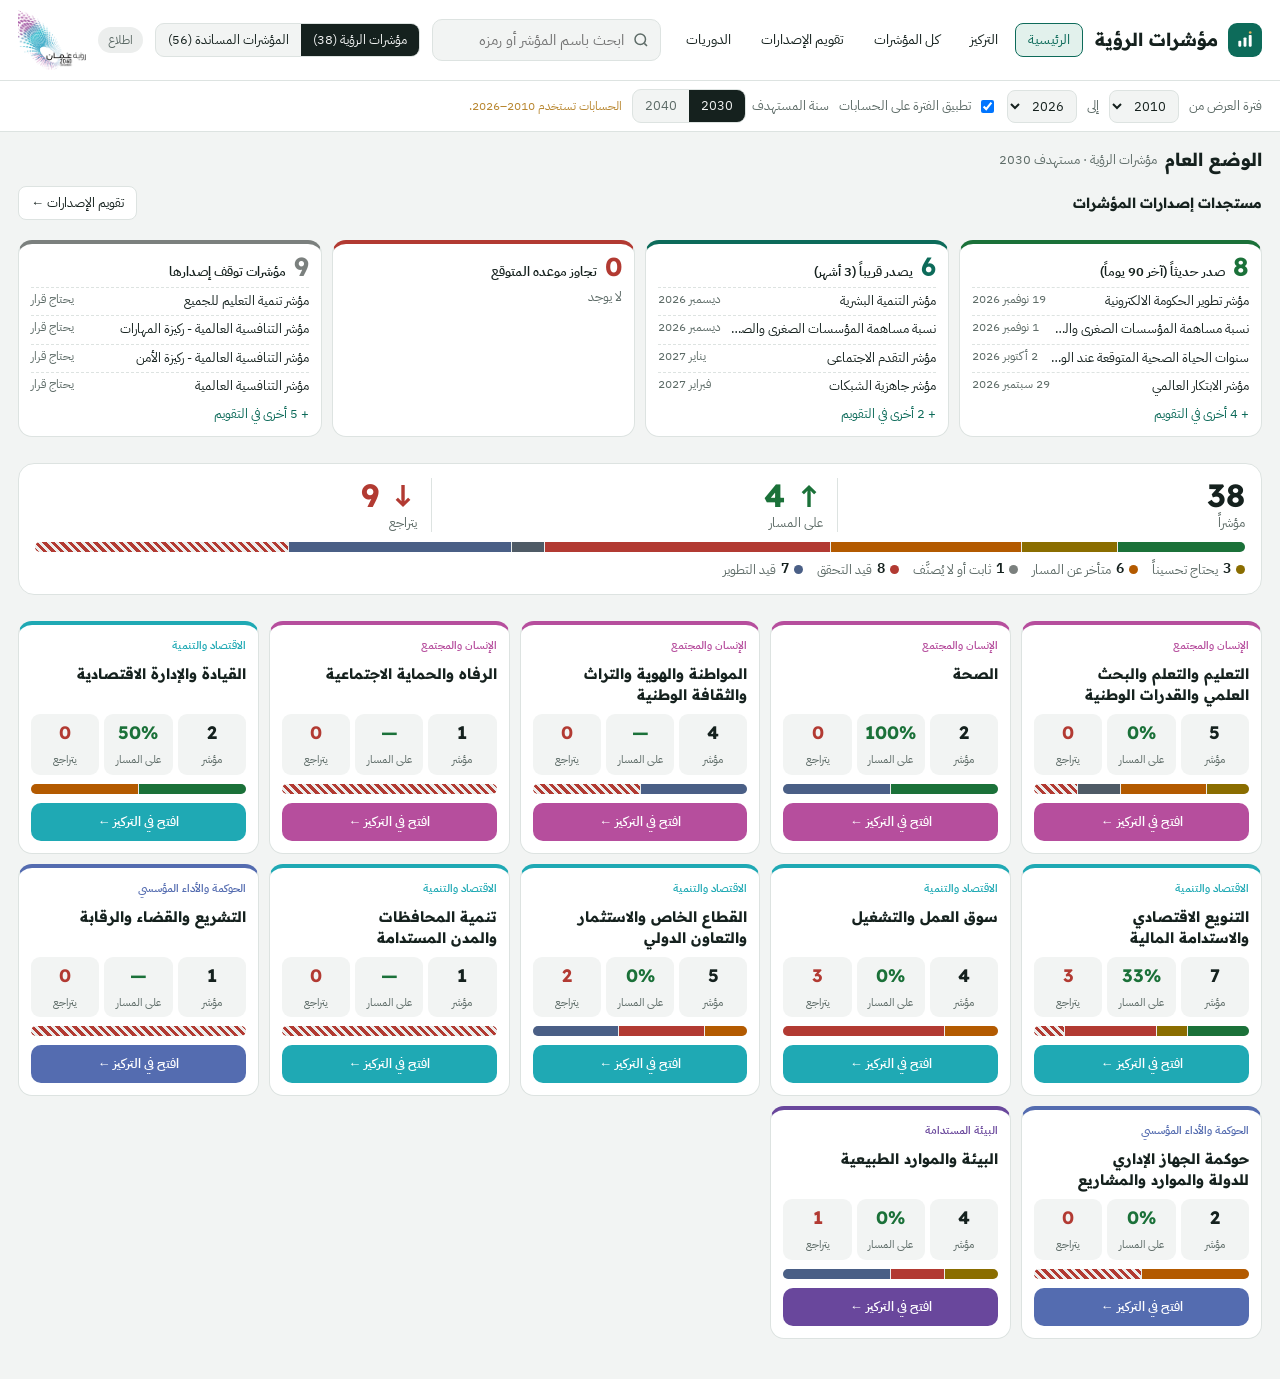
<file: index.html>
<!DOCTYPE html>
<html lang="ar" dir="rtl">
<head>
<meta charset="utf-8">
<meta http-equiv="Content-Security-Policy" content="default-src 'self'; script-src 'self'; style-src 'self' 'unsafe-inline'; font-src 'self'; img-src 'self' data: blob:; connect-src 'self'; worker-src 'self'; manifest-src 'self'; object-src 'none'; base-uri 'self'; form-action 'self'">
<meta name="referrer" content="no-referrer">
<meta name="viewport" content="width=device-width, initial-scale=1, viewport-fit=cover">
<title>مؤشرات الرؤية</title>
<link rel="manifest" href="manifest.webmanifest">
<meta name="theme-color" content="#0d6b5a">
<meta name="mobile-web-app-capable" content="yes">
<meta name="apple-mobile-web-app-capable" content="yes">
<meta name="apple-mobile-web-app-title" content="مؤشرات الرؤية">
<meta name="apple-mobile-web-app-status-bar-style" content="default">
<link rel="apple-touch-icon" href="icons/apple-touch-icon.png">
<link rel="icon" href="icons/icon-192.png">
<link rel="stylesheet" href="fonts/fonts.css">
<style>
/* Layout: priority tree on the side, status strip on top, indicator cards in the middle, details in a side drawer. */
:root{
  --bg:#f2f4f3; --surface:#ffffff; --ink:#15211e; --muted:#5d6b67; --line:#dde3e1;
  --accent:#0d6b5a; --accent-soft:#e2f1ec; --sand:#b8862f;
  --good:#1f7a3f; --good-bg:#e4f3e8; --info:#2b5f9e; --info-bg:#e5eef9;
  --bad:#b23a32; --bad-bg:#fbe7e5; --grey:#6b716f; --grey-bg:#eceeed;
  --f-display:"Readex Pro","IBM Plex Sans Arabic",Tahoma,sans-serif;
  --f-body:"IBM Plex Sans Arabic",Tahoma,"Segoe UI",sans-serif;
  color-scheme:light;
}
@media (prefers-color-scheme:dark){:root:not([data-theme="light"]){
  --bg:#0f1514; --surface:#17201e; --ink:#e6eeeb; --muted:#9aaaa5; --line:#2a3633;
  --accent:#4fc2a6; --accent-soft:#16332d; --sand:#e0b25e;
  --good:#6fd08f; --good-bg:#16301f; --info:#86b4ee; --info-bg:#162638;
  --bad:#f08a80; --bad-bg:#3a1c1a; --grey:#a7adab; --grey-bg:#232b29; color-scheme:dark;}}
:root[data-theme="dark"]{
  --bg:#0f1514; --surface:#17201e; --ink:#e6eeeb; --muted:#9aaaa5; --line:#2a3633;
  --accent:#4fc2a6; --accent-soft:#16332d; --sand:#e0b25e;
  --good:#6fd08f; --good-bg:#16301f; --info:#86b4ee; --info-bg:#162638;
  --bad:#f08a80; --bad-bg:#3a1c1a; --grey:#a7adab; --grey-bg:#232b29; color-scheme:dark;}
*{box-sizing:border-box}
[hidden]{display:none!important}
html,body{margin:0;height:100%}
body{background:var(--bg);color:var(--ink);font-family:var(--f-body);font-size:14.5px;line-height:1.55;-webkit-font-smoothing:antialiased}
h1,h2,h3{font-family:var(--f-display);margin:0;line-height:1.3;text-wrap:balance}
button,input,select{font:inherit;color:inherit}
button{cursor:pointer}
:focus-visible{outline:2px solid var(--accent);outline-offset:2px}
.num{font-variant-numeric:tabular-nums}
.muted{color:var(--muted)} .small{font-size:12.5px}

.app{display:grid;grid-template-columns:270px 1fr;grid-template-rows:auto 1fr;min-height:100%}
.vlogo{height:60px;width:auto;margin-inline-start:auto;flex:none}
@media (prefers-color-scheme:dark){:root:not([data-theme="light"]) .vlogo{background:#fff;border-radius:10px;padding:3px}}
:root[data-theme="dark"] .vlogo{background:#fff;border-radius:10px;padding:3px}
header.bar{grid-column:1/-1;display:flex;align-items:center;gap:12px;flex-wrap:wrap;padding:10px 18px;background:var(--surface);border-bottom:1px solid var(--line);position:sticky;top:0;z-index:5}
.brand{display:flex;align-items:center;gap:10px}
.logo{width:34px;height:34px;border-radius:9px;background:var(--accent);display:grid;place-items:center}
.brand h1{font-size:18px}
.brand p{margin:0;font-size:11.5px;color:var(--muted)}
.search{flex:1;min-width:220px;max-width:520px;display:flex;align-items:center;gap:8px;border:1.5px solid var(--line);border-radius:10px;padding:0 10px;background:var(--bg)}
.search:focus-within{border-color:var(--accent)}
.search input{flex:1;border:0;background:transparent;padding:9px 0;min-width:0}
.search input:focus{outline:none}
.seg{display:inline-flex;border:1px solid var(--line);border-radius:9px;overflow:hidden;background:var(--bg)}
.seg button{border:0;background:transparent;padding:6px 12px;font-size:13px;white-space:nowrap}
.seg button[aria-pressed="true"]{background:var(--ink);color:var(--bg)}
.role{font-size:12px;padding:4px 10px;border-radius:999px;background:var(--grey-bg);color:var(--muted);white-space:nowrap}
.role.admin{background:var(--accent-soft);color:var(--accent);font-weight:600}
.btn{border:1px solid var(--line);background:var(--surface);border-radius:8px;padding:6px 12px;font-size:13px;text-decoration:none;color:var(--ink);white-space:nowrap}
.btn:hover{border-color:var(--accent)}
.btn.primary{background:var(--accent);color:var(--surface);border-color:var(--accent)}

aside.side{background:var(--surface);border-inline-end:1px solid var(--line);padding:14px 12px;overflow:auto;position:sticky;top:57px;height:calc(100vh - 57px)}
.tree{display:flex;flex-direction:column;gap:12px}
.tree .ax{display:flex;flex-direction:column;gap:2px}
.tree .axh{display:flex;justify-content:space-between;align-items:center;font-family:var(--f-display);font-size:13.5px;font-weight:600;padding:6px 8px;border-radius:8px;border:0;background:transparent;text-align:start;width:100%}
.tree .pr{display:flex;justify-content:space-between;gap:8px;align-items:center;font-size:13px;padding:5px 8px 5px 8px;margin-inline-start:8px;border-radius:7px;border:0;background:transparent;text-align:start;width:calc(100% - 8px);color:var(--ink)}
.tree button:hover{background:var(--bg)}
.tree button[aria-current="true"]{background:var(--accent-soft);color:var(--accent)}
.tree .cnt{font-size:11.5px;color:var(--muted);font-variant-numeric:tabular-nums}
.minibar{display:flex;height:4px;border-radius:2px;overflow:hidden;background:var(--grey-bg);margin:0 16px 4px 8px}
.minibar i{display:block;height:100%}

main{padding:16px 18px 40px;display:flex;flex-direction:column;gap:14px;min-width:0}
.crumb{display:flex;align-items:center;gap:8px;flex-wrap:wrap}
.crumb h2{font-size:18px}
.kpis{display:grid;grid-template-columns:repeat(5,1fr);gap:10px}
.kpi{background:var(--surface);border:1px solid var(--line);border-radius:12px;padding:12px 14px;text-align:start;display:flex;flex-direction:column;gap:2px;border-top:3px solid var(--c,var(--ink))}
.kpi b{font-family:var(--f-display);font-size:28px;line-height:1.1;color:var(--c,var(--ink))}
.kpi span{font-size:12.5px;color:var(--muted)}
.kpi[aria-pressed="true"]{background:var(--accent-soft);border-color:var(--c,var(--accent))}
.filters{display:flex;gap:8px;flex-wrap:wrap;align-items:center}
.filters select{border:1px solid var(--line);background:var(--surface);border-radius:8px;padding:6px 10px;font-size:13px}

.grid{display:grid;grid-template-columns:repeat(auto-fill,minmax(250px,1fr));gap:12px}
.card{background:var(--surface);border:1px solid var(--line);border-radius:12px;padding:12px 14px;display:flex;flex-direction:column;gap:8px;text-align:start;position:relative;border-top:4px solid var(--c,var(--line));min-width:0}
.card:hover{border-color:var(--accent);box-shadow:0 2px 10px rgba(0,0,0,.06)}
.card .pri{font-size:11.5px;color:var(--muted);white-space:nowrap;overflow:hidden;text-overflow:ellipsis}
.card .nm{font-weight:600;font-size:14px;line-height:1.4;display:-webkit-box;-webkit-line-clamp:2;-webkit-box-orient:vertical;overflow:hidden;min-height:2.8em}
.card .vals{display:flex;justify-content:space-between;align-items:flex-end;gap:8px}
.card .big{font-family:var(--f-display);font-size:24px;font-weight:600;color:var(--accent);line-height:1.1}
.card .yr{font-size:11.5px;color:var(--muted)}
.card .tg{text-align:end;font-size:12px;color:var(--muted)}
.card .tg b{display:block;font-size:14px;color:var(--ink);font-variant-numeric:tabular-nums}
.card .foot{display:flex;justify-content:space-between;align-items:center;gap:6px}
.card svg{width:100%;height:34px;display:block}
.code{font-size:11.5px;color:var(--muted);direction:ltr;unicode-bidi:isolate}
.badge{display:inline-flex;align-items:center;gap:5px;font-size:12px;font-weight:600;padding:2px 9px;border-radius:999px;white-space:nowrap}
.badge::before{content:"";width:7px;height:7px;border-radius:50%;background:currentColor}
.e-done{color:var(--good);background:var(--good-bg)} .e-track{color:var(--info);background:var(--info-bg)}
.e-not{color:var(--bad);background:var(--bad-bg)} .e-none{color:var(--grey);background:var(--grey-bg)}
.empty{padding:30px;text-align:center;color:var(--muted);background:var(--surface);border:1px dashed var(--line);border-radius:12px}

/* drawer */
.scrim{position:fixed;inset:0;background:rgba(0,0,0,.28);z-index:10}
.drawer{position:fixed;inset-block:0;inset-inline-end:0;width:min(640px,100%);background:var(--surface);z-index:11;overflow:auto;box-shadow:0 0 30px rgba(0,0,0,.2);display:flex;flex-direction:column}
.dh{position:sticky;top:0;background:var(--surface);border-bottom:1px solid var(--line);padding:14px 18px;display:flex;justify-content:space-between;gap:10px;align-items:flex-start;z-index:1}
.db{padding:16px 18px 30px;display:flex;flex-direction:column;gap:16px}
.tiles{display:grid;grid-template-columns:repeat(4,1fr);gap:8px}
.tile{background:var(--bg);border-radius:10px;padding:9px 11px;min-width:0;overflow-wrap:anywhere}
.tile small{display:block;font-size:11px;color:var(--muted)}
.tile b{font-family:var(--f-display);font-size:19px;font-weight:600;overflow-wrap:anywhere}
.tile.cur b{color:var(--accent)}
.tile .sub{font-size:11px;color:var(--muted)}
.evalbox{border:1px solid var(--line);border-radius:12px;padding:12px;display:flex;flex-direction:column;gap:8px}
.evalopts{display:flex;gap:6px;flex-wrap:wrap}
.evalopts button{border:1.5px solid var(--line);background:var(--surface);border-radius:999px;padding:6px 14px;font-size:13px}
.evalopts button[aria-pressed="true"]{border-color:currentColor;font-weight:600}
dl.facts{display:grid;grid-template-columns:auto 1fr;gap:5px 14px;margin:0;font-size:13px}
dl.facts dt{color:var(--muted);white-space:nowrap} dl.facts dd{margin:0;overflow-wrap:anywhere}
.tablewrap{overflow-x:auto;border:1px solid var(--line);border-radius:10px}
table{border-collapse:collapse;width:100%;font-size:13px}
th,td{padding:6px 10px;text-align:start;border-bottom:1px solid var(--line)}
th{font-size:12px;color:var(--muted);background:var(--bg);font-weight:600}
td.n{font-variant-numeric:tabular-nums}
.chart{width:100%;height:auto;display:block}
.chart text{fill:var(--muted);font-size:11px;font-family:var(--f-body);direction:ltr}
.legend{display:flex;flex-wrap:wrap;gap:4px 14px;font-size:12px;color:var(--muted)}
.legend i{display:inline-block;width:14px;height:3px;border-radius:2px;margin-inline-end:5px;vertical-align:middle}
form.upd{display:grid;grid-template-columns:1fr 1fr 1fr auto;gap:8px;align-items:end}
form.upd label{display:flex;flex-direction:column;gap:3px;font-size:12px;color:var(--muted)}
form.upd input{border:1px solid var(--line);background:var(--bg);border-radius:8px;padding:7px 9px;width:100%;color:var(--ink)}
.toast{position:fixed;bottom:16px;left:50%;transform:translateX(-50%);background:var(--ink);color:var(--bg);padding:8px 16px;border-radius:8px;font-size:13px;opacity:0;pointer-events:none;transition:opacity .2s;z-index:20}
.toast.show{opacity:1}
.mobile-filters{display:none}
@media (max-width:860px){
  .app{grid-template-columns:1fr}
  aside.side{display:none}
  .mobile-filters{display:flex;gap:8px;flex-wrap:wrap}
  .mobile-filters select{flex:1;min-width:140px;border:1px solid var(--line);background:var(--surface);border-radius:8px;padding:7px 10px}
  .kpis{grid-template-columns:repeat(3,1fr)}
  .tiles{grid-template-columns:repeat(2,1fr)}
  form.upd{grid-template-columns:1fr 1fr}
  header.bar{position:static}
}
@media (prefers-reduced-motion:reduce){*{transition:none!important}}

/* v3 additions */
.navtabs{display:flex;gap:4px}
.navtabs a{padding:6px 12px;border-radius:8px;text-decoration:none;color:var(--ink);font-size:13.5px;border:1px solid transparent}
.navtabs a[aria-current="page"]{background:var(--accent-soft);color:var(--accent);border-color:var(--accent)}
.pbar{height:6px;border-radius:3px;background:var(--grey-bg);overflow:hidden}
.pbar i{display:block;height:100%;background:var(--accent);border-radius:3px}
.pbar.neg i{background:var(--bad)}
.prow{display:flex;justify-content:space-between;gap:6px;font-size:11.5px;color:var(--muted)}
.age{font-size:11px;padding:1px 7px;border-radius:6px;background:var(--grey-bg);color:var(--muted);white-space:nowrap}
.age.warn{background:#fbf1db;color:#9a6a08}
.age.bad{background:var(--bad-bg);color:var(--bad)}
.dist{border:1px solid var(--line);border-radius:12px;padding:12px;display:flex;flex-direction:column;gap:10px}
.dtiles{display:grid;grid-template-columns:repeat(3,1fr);gap:8px}
.verdict{font-weight:600;font-size:13px;padding:6px 10px;border-radius:8px}
.v-ok{background:var(--good-bg);color:var(--good)} .v-slow{background:#fbf1db;color:#9a6a08} .v-bad{background:var(--bad-bg);color:var(--bad)} .v-na{background:var(--grey-bg);color:var(--muted)}
.tbl{overflow-x:auto;background:var(--surface);border:1px solid var(--line);border-radius:12px}
.tbl table{min-width:980px}
.tbl tbody tr{cursor:pointer}
.tbl tbody tr:hover{background:var(--accent-soft)}
.admin{display:flex;flex-direction:column;gap:14px;max-width:1000px}
.panel{background:var(--surface);border:1px solid var(--line);border-radius:14px;padding:16px;display:flex;flex-direction:column;gap:10px}
.panel h2{font-size:16px}
.steps{display:grid;grid-template-columns:repeat(3,1fr);gap:10px}
.step{background:var(--bg);border-radius:10px;padding:10px 12px;font-size:13px}
.step b{display:block;font-family:var(--f-display);color:var(--accent)}
.drop{border:2px dashed var(--line);border-radius:12px;padding:22px;text-align:center;color:var(--muted)}
.drop.over{border-color:var(--accent);background:var(--accent-soft)}
.sum{display:grid;grid-template-columns:repeat(4,1fr);gap:8px}
.sum div{background:var(--bg);border-radius:10px;padding:10px}
.sum b{display:block;font-family:var(--f-display);font-size:22px}
.msg{font-size:13px;padding:8px 12px;border-radius:8px}
.msg.ok{background:var(--good-bg);color:var(--good)} .msg.warn{background:#fbf1db;color:#9a6a08} .msg.bad{background:var(--bad-bg);color:var(--bad)}
ul.list{margin:0;padding-inline-start:20px;font-size:13px;max-height:260px;overflow:auto}
.formula{font-size:12.5px;color:var(--muted);background:var(--bg);border-radius:10px;padding:10px 12px}
.formula b{color:var(--ink)}
@media (max-width:860px){ .steps,.sum{grid-template-columns:1fr 1fr} .dtiles{grid-template-columns:1fr 1fr} }

/* v4 additions */
.controls{grid-column:1/-1;display:flex;flex-wrap:wrap;gap:10px;align-items:center;padding:8px 18px;background:var(--surface);border-bottom:1px solid var(--line);font-size:13px;position:sticky;top:57px;z-index:4}
.controls label{display:inline-flex;align-items:center;gap:6px;color:var(--muted)}
.controls select{border:1px solid var(--line);background:var(--bg);border-radius:8px;padding:5px 8px}
.controls .note{color:var(--sand);font-size:12px}
aside.side{top:101px;height:calc(100vh - 101px)}
.kpihead{display:flex;justify-content:space-between;align-items:baseline;gap:8px;font-size:12.5px;color:var(--muted);margin-bottom:-4px}
.kpis.k5{grid-template-columns:repeat(5,1fr)} .kpis.k6{grid-template-columns:repeat(6,1fr)}
.kpi{padding:9px 12px}
.kpi b{font-size:24px}
.cat{display:inline-flex;align-items:center;gap:5px;font-size:12px;font-weight:600;padding:2px 9px;border-radius:6px;white-space:nowrap}
/* ألوان التصنيف: تدرّج إشاري ثابت في كل مكان (البطاقة، الجدول، الشريط الجانبي، بطاقات العدّ) */
:root{--ax0:#b64e9d;--ax1:#1fa9b4;--ax2:#546cb0;--ax3:#69479c;--ax0-bg:#f6e7f2;--ax1-bg:#e1f5f6;--ax2-bg:#e7ebf6;--ax3-bg:#ede7f5}
@media (prefers-color-scheme:dark){:root:not([data-theme="light"]){--ax0:#d97cc1;--ax1:#4fd0da;--ax2:#8ea2e0;--ax3:#a585d6;--ax0-bg:#3a1f33;--ax1-bg:#14363a;--ax2-bg:#1f2840;--ax3-bg:#2a2140}}
:root[data-theme="dark"]{--ax0:#d97cc1;--ax1:#4fd0da;--ax2:#8ea2e0;--ax3:#a585d6;--ax0-bg:#3a1f33;--ax1-bg:#14363a;--ax2-bg:#1f2840;--ax3-bg:#2a2140}
:root{--k-on:#1b7139;--k-on-bg:#e4f3e8;--k-needs:#8a6d00;--k-needs-bg:#fbf3cf;--k-break:#b35a00;--k-break-bg:#fde6d2;--k-back:#b23a32;--k-back-bg:#fbe7e5;--k-stall:#4f5b66;--k-stall-bg:#e3e7ea;--k-na:#7b807e;--k-na-bg:#eceeed;--k-dev:#4a5f86;--k-dev-bg:#e6ebf4}
@media (prefers-color-scheme:dark){:root:not([data-theme="light"]){--k-on:#6fd08f;--k-on-bg:#16301f;--k-needs:#e6c84f;--k-needs-bg:#332c0d;--k-break:#f0a560;--k-break-bg:#3a2412;--k-back:#f08a80;--k-back-bg:#3a1c1a;--k-stall:#a9b6c2;--k-stall-bg:#232a30;--k-na:#9aa09e;--k-na-bg:#232b29;--k-dev:#9fb2d6;--k-dev-bg:#1e2533}}
:root[data-theme="dark"]{--k-on:#6fd08f;--k-on-bg:#16301f;--k-needs:#e6c84f;--k-needs-bg:#332c0d;--k-break:#f0a560;--k-break-bg:#3a2412;--k-back:#f08a80;--k-back-bg:#3a1c1a;--k-stall:#a9b6c2;--k-stall-bg:#232a30;--k-na:#9aa09e;--k-na-bg:#232b29;--k-dev:#9fb2d6;--k-dev-bg:#1e2533}
.c-on_track{color:var(--k-on);background:var(--k-on-bg)} .c-needs{color:var(--k-needs);background:var(--k-needs-bg)}
.c-breakthrough{color:var(--k-break);background:var(--k-break-bg)} .c-backwards{color:var(--k-back);background:var(--k-back-bg)}
.c-stalled{color:var(--k-stall);background:var(--k-stall-bg)} .c-na{color:var(--k-na);background:var(--k-na-bg)} .c-dev{color:var(--k-dev);background:var(--k-dev-bg)}
.c-review{color:var(--k-back);background:transparent;border:1.5px dashed var(--k-back)}
.rline{display:flex;justify-content:space-between;align-items:center;gap:6px;font-size:12px;color:var(--muted)}
.rline b{color:var(--ink);font-variant-numeric:tabular-nums}
.cmpbox{position:absolute;top:8px;inset-inline-end:8px}
.card .pri{padding-inline-end:24px}
.card{padding-top:14px}
.cmpchk{appearance:none;width:18px;height:18px;border:1.5px solid var(--line);border-radius:5px;background:var(--surface);cursor:pointer}
.cmpchk:checked{background:var(--accent);border-color:var(--accent)}
.cmpbar{position:fixed;bottom:16px;inset-inline-start:50%;transform:translateX(50%);background:var(--ink);color:var(--bg);border-radius:12px;padding:8px 10px 8px 14px;display:flex;gap:10px;align-items:center;z-index:9;font-size:13px;box-shadow:0 6px 24px rgba(0,0,0,.25)}
.cmpbar .btn{background:var(--surface);color:var(--ink)}
.est{font-size:11px;padding:1px 6px;border-radius:5px;background:#fbf1db;color:#9a6a08;white-space:nowrap}
.sec{border:1px solid var(--line);border-radius:12px;padding:12px;display:flex;flex-direction:column;gap:10px}
.sec h3{font-size:14px}
.sec .hd{display:flex;justify-content:space-between;align-items:center;gap:8px;flex-wrap:wrap}
.calc{font-size:12.5px;background:var(--bg);border-radius:10px;padding:10px 12px;line-height:1.9;direction:rtl}
.calc code{font-family:ui-monospace,Menlo,Consolas,monospace;direction:ltr;unicode-bidi:isolate;background:var(--surface);padding:1px 5px;border-radius:4px}
details summary{cursor:pointer;font-size:13px;color:var(--accent)}
.chk{display:grid;grid-template-columns:auto 1fr auto;gap:4px 10px;font-size:12.5px}
.chk .ok{color:var(--good)} .chk .no{color:var(--bad)}
.tip{position:fixed;pointer-events:none;background:var(--ink);color:var(--bg);font-size:12px;padding:6px 9px;border-radius:7px;z-index:30;max-width:360px;white-space:normal;line-height:1.5;display:none}
.forecast{background:repeating-linear-gradient(135deg,var(--bg),var(--bg) 6px,var(--surface) 6px,var(--surface) 12px)}
.pill2{font-size:11px;padding:1px 7px;border-radius:5px;background:var(--grey-bg);color:var(--muted)}
.subnav{display:flex;gap:6px;flex-wrap:wrap}
.subnav button{border:1px solid var(--line);background:var(--surface);border-radius:999px;padding:5px 12px;font-size:13px}
.subnav button[aria-pressed="true"]{border-color:var(--accent);color:var(--accent);background:var(--accent-soft)}
.lv{display:inline-block;min-width:22px;text-align:center;font-weight:700;border-radius:6px;padding:0 6px}
.lv0{background:var(--grey-bg);color:var(--grey)} .lv1{background:var(--info-bg);color:var(--info)} .lv2{background:#fbf1db;color:#9a6a08} .lv3{background:var(--good-bg);color:var(--good)}
/* v5: overview & focus */
body.noside .app{grid-template-columns:1fr} body.noside aside.side{display:none}
.ov{display:grid;grid-template-columns:minmax(0,1.45fr) minmax(320px,1fr);gap:16px;align-items:start}
.ovtot{display:grid;grid-template-columns:repeat(3,minmax(0,1fr));gap:10px;background:var(--surface);border:1px solid var(--line);border-radius:16px;padding:14px 16px;margin-bottom:12px}
.ovtot .k{display:flex;flex-direction:column}
.ovtot .k+.k{border-inline-start:1px solid var(--line);padding-inline-start:14px}
.ovtot .k b{font-family:var(--f-display);font-size:32px;line-height:1.1}
.ovtot .k span{font-size:12.5px;color:var(--muted)}
.ovtot .full{grid-column:1/-1;display:flex;flex-direction:column;gap:6px}
.ovtot .full .rest{display:flex;flex-wrap:wrap;gap:4px 14px;font-size:12.5px;color:var(--muted)}
.ovtot .rest span{display:inline-flex;align-items:center;gap:5px}
.ovtot .rest b{color:var(--ink);font-size:14px}
.dot{display:inline-block;width:9px;height:9px;border-radius:50%}
/* release calendar */
.relhd{display:flex;align-items:center;justify-content:space-between;gap:8px;margin:0 0 6px}
.relhd h3{margin:0;font-size:14px}
.relstrip{display:grid;grid-template-columns:repeat(4,minmax(0,1fr));gap:10px;margin-bottom:12px}
.rcard{background:var(--surface);border:1px solid var(--line);border-top:4px solid var(--rc);border-radius:14px;padding:10px 12px;display:flex;flex-direction:column;gap:6px;min-width:0}
.rcard .hd{display:flex;align-items:baseline;gap:8px}
.rcard .hd b{font-family:var(--f-display);font-size:26px;line-height:1;color:var(--rc)}
.rcard .hd span{font-size:12.5px;font-weight:600}
.rcard .ls{display:flex;flex-direction:column;gap:2px}
.rcard .ls a{display:flex;justify-content:space-between;gap:8px;font-size:12.5px;color:var(--ink);text-decoration:none;padding:3px 0;border-top:1px dashed var(--line)}
.rcard .ls a:hover .nm{color:var(--accent)}
.rcard .nm{overflow:hidden;text-overflow:ellipsis;white-space:nowrap;min-width:0}
.rcard .dt{color:var(--muted);white-space:nowrap;font-size:11.5px}
.rcard .more{justify-content:flex-start!important;color:var(--accent)!important;border-top:0!important}
.r-recent{--rc:var(--k-on)} .r-soon{--rc:var(--accent)} .r-late{--rc:var(--k-back)} .r-stop{--rc:var(--k-na)}
.rst{display:inline-flex;font-size:11.5px;font-weight:600;padding:2px 8px;border-radius:6px;white-space:nowrap}
.rst.soon{color:var(--accent);background:var(--accent-soft)} .rst.planned{color:var(--k-dev);background:var(--k-dev-bg)}
.rst.late{color:var(--k-back);border:1.5px dashed var(--k-back)} .rst.stop{color:var(--k-na);background:var(--k-na-bg)}
.rst.open,.rst.none{color:var(--muted);background:var(--bg)} .rst.recent{color:var(--k-on);background:var(--k-on-bg)}
.calbar{display:flex;flex-wrap:wrap;gap:8px;align-items:center;margin-bottom:12px}
.caltbl{background:var(--surface);border:1px solid var(--line);border-radius:14px;overflow:auto}
.caltbl table{width:100%;border-collapse:collapse;font-size:13px}
.caltbl th,.caltbl td{padding:8px 10px;text-align:start;border-bottom:1px solid var(--line);vertical-align:top}
.caltbl th{font-size:12px;color:var(--muted);font-weight:600;background:var(--bg);position:sticky;top:0}
.caltbl tr.mon td{background:var(--accent-soft);color:var(--accent);font-weight:700;font-size:13px}
.caltbl tr.grp td{background:var(--bg);font-weight:700;font-size:13px}
.caltbl a.ind{color:var(--ink);font-weight:600;text-decoration:none} .caltbl a.ind:hover{color:var(--accent)}
.caltbl .tag{display:inline-block;font-size:11px;color:var(--muted);margin-inline-start:6px}
.caltbl .nt{font-size:11.5px;color:var(--sand);margin-top:3px}
.calchips{display:flex;flex-wrap:wrap;gap:6px;margin:0 0 12px}
.calchips button{border:1px solid var(--line);background:var(--surface);color:var(--ink);border-radius:999px;padding:5px 12px;font:inherit;font-size:12.5px;cursor:pointer;display:inline-flex;gap:6px;align-items:center}
.calchips button b{font-weight:700;color:var(--muted)}
.calchips button[aria-pressed="true"]{background:var(--accent);border-color:var(--accent);color:#fff}
.calchips button[aria-pressed="true"] b{color:#fff}
.calchips button:disabled{opacity:.45;cursor:default}
.calq{flex:1;min-width:200px;max-width:340px}
.calq input{width:100%;border:1px solid var(--line);background:var(--surface);color:var(--ink);border-radius:8px;padding:7px 10px;font:inherit;font-size:13px}
.rcard .rhd{all:unset;cursor:pointer;display:flex;align-items:baseline;gap:8px;border-radius:6px}
.rcard .rhd:focus-visible{outline:2px solid var(--rc);outline-offset:2px}
.rcard .rhd b{font-family:var(--f-display);font-size:26px;line-height:1;color:var(--rc)} .rcard .rhd span{font-size:12.5px;font-weight:600}
.rcard .rhd:hover span{text-decoration:underline}
.rcard[aria-current="true"]{box-shadow:0 0 0 2px var(--rc)}
.calbar select{border:1px solid var(--line);background:var(--surface);color:var(--ink);border-radius:8px;padding:6px 10px;font-size:13px}
@media (max-width:860px){ .relstrip{grid-template-columns:repeat(2,minmax(0,1fr))} .caltbl .hide-m{display:none} .caltbl th,.caltbl td{padding:7px 6px} .caltbl .nt{display:none} .caltbl td:first-child{width:52%} .rst{white-space:normal} }
@media (max-width:560px){ .relstrip{display:flex;overflow-x:auto;scroll-snap-type:x mandatory;padding-bottom:4px} .relstrip .rcard{flex:0 0 84%;scroll-snap-align:start} }
.ovgrid{display:grid;grid-template-columns:repeat(auto-fill,minmax(230px,1fr));gap:10px}
.pcard{background:var(--surface);border:1px solid var(--line);border-top:4px solid var(--axc);border-radius:14px;padding:12px;display:flex;flex-direction:column;gap:9px}
.pcard .ax{font-size:11px;font-weight:600;color:var(--axc)}
.pcard h3{margin:0;font-size:14.5px;line-height:1.45;min-height:42px}
.pcard .m3{display:grid;grid-template-columns:repeat(3,minmax(0,1fr));gap:5px;text-align:center}
.pcard .m3 div{background:var(--bg);border-radius:9px;padding:5px 2px}
.pcard .m3 b{display:block;font-family:var(--f-display);font-size:18px}
.pcard .m3 small{font-size:10.5px;color:var(--muted);white-space:nowrap}
.pcard .go{display:block;text-align:center;background:var(--axc);color:#fff;border-radius:10px;padding:9px 4px;font-size:13px;font-weight:600;text-decoration:none;margin-top:auto}
.pcard.ghost{background:transparent;border:1.5px dashed var(--line);border-top:4px dashed var(--axc);color:var(--muted)}
@media (max-width:860px){ .ovgrid{grid-template-columns:repeat(2,minmax(0,1fr));gap:8px} .pcard{padding:10px} .pcard h3{font-size:13px;min-height:38px} .pcard .m3 b{font-size:16px} .pcard .m3 small{font-size:9.5px;letter-spacing:-.2px} .pcard .go{font-size:12px} .ovtot .k b{font-size:26px} }
@media (max-width:860px){ .dmpop{position:fixed;inset-inline:10px;width:auto;bottom:calc(72px + env(safe-area-inset-bottom));top:auto!important;left:10px!important;right:10px!important;z-index:8} }
.stackbar{display:flex;height:10px;border-radius:5px;overflow:hidden;background:var(--grey-bg);gap:1px}
.stackbar i{display:block;height:100%}
.axcard{display:grid;grid-template-columns:1fr auto;gap:4px 10px;align-items:center;padding:10px 12px;border:1px solid var(--line);border-radius:10px;background:var(--surface);text-align:start;width:100%}
.axcard:hover{border-color:var(--accent)}
.axcard .nm{font-weight:600;font-size:14px}
.axcard .sc{font-family:var(--f-display);font-size:20px;font-weight:600;text-align:end}
.axcard .stackbar{grid-column:1/-1}
.axcard .meta{grid-column:1/-1;font-size:12px;color:var(--muted)}
.ptable{width:100%;border-collapse:collapse;font-size:13px}
.ptable td{padding:7px 6px;border-bottom:1px solid var(--line);vertical-align:middle}
.ptable tr{cursor:pointer} .ptable tr:hover{background:var(--accent-soft)}
.ptable .ax td{background:var(--bg);font-weight:600;font-size:12.5px;color:var(--muted);cursor:default}
.scoreexp{font-size:12px;color:var(--muted);background:var(--bg);border-radius:10px;padding:9px 11px;line-height:1.7}
.fbar{display:flex;flex-direction:column;gap:8px;background:var(--surface);border:1px solid var(--line);border-radius:14px;padding:12px}
.fbar .lab{font-size:12px;color:var(--muted)}
.fchips{display:flex;gap:6px;flex-wrap:wrap}
.fchips button{border:1px solid var(--line);background:var(--bg);border-radius:999px;padding:6px 12px;font-size:13px}
.fchips button[aria-pressed="true"]{background:var(--ink);color:var(--bg);border-color:var(--ink)}
#f-axes button{border-inline-start:4px solid var(--axc)}
#f-axes button[aria-pressed="true"]{background:var(--axc);border-color:var(--axc);color:#fff}
#f-pris button[aria-pressed="true"]{background:var(--axb);color:var(--ink);border-color:var(--axc)}
.fm-crumb select{border-color:var(--axc,var(--line))!important} #fm-axis{background:var(--axb,var(--surface))!important;color:var(--axc,var(--ink))!important}
.fm-sum{border-inline-start:5px solid var(--axc,var(--line))!important}
.cat b{font-weight:800;margin-inline-end:1px}
.fsum{display:grid;grid-template-columns:repeat(4,1fr);gap:10px}
.fgrid{display:grid;grid-template-columns:minmax(280px,380px) minmax(0,1fr);gap:14px;align-items:start}
.flist{display:flex;flex-direction:column;gap:6px;max-height:calc(100vh - 260px);overflow:auto;padding-inline-end:2px}
.frow{display:flex;flex-direction:column;gap:4px;text-align:start;border:1px solid var(--line);border-inline-start:4px solid var(--c);border-radius:10px;background:var(--surface);padding:9px 11px}
.frow[aria-pressed="true"]{background:var(--accent-soft);border-color:var(--accent)}
.frow .t{font-weight:600;font-size:13.5px;line-height:1.4}
.frow .r{display:flex;justify-content:space-between;gap:6px;align-items:center;font-size:12px;color:var(--muted)}
.fpanel{background:var(--surface);border:1px solid var(--line);border-radius:14px;overflow:hidden;min-height:300px}
.fpanel .dh{position:static} .fpanel [data-close]{display:none}
/* v8: focus card (summary level) and indicator page (deep level) */
.fhead{align-items:center;gap:12px;flex-wrap:wrap}
.fdd{display:grid;grid-template-columns:minmax(0,1fr) minmax(0,1fr) minmax(0,1.4fr);gap:10px;background:var(--surface);border:1px solid var(--line);border-radius:14px;padding:12px;margin-bottom:12px}
.fdd label{display:flex;flex-direction:column;gap:4px;font-size:12px;color:var(--muted)}
.fdd select{height:46px;border:1px solid var(--line);border-radius:12px;background:var(--bg);padding:0 12px;font-size:14px;font-weight:600;color:var(--ink);min-width:0}
#fd-axis{border-inline-start:5px solid var(--axc,var(--line));color:var(--axc,var(--ink))}
.fpos{font-size:12px;color:var(--muted)}
.fc{display:flex;flex-direction:column;gap:12px;padding:16px 18px}
.fc .path{font-size:12px;font-weight:600}
.fc h2{font-size:19px;line-height:1.5;margin:0}
.fc .meta{display:flex;gap:8px;align-items:center;flex-wrap:wrap}
.fc .chart{border:1px solid var(--line);border-radius:12px;padding:8px 10px;background:var(--bg)}
.fc .chart svg{width:100%;height:auto;max-height:290px}
.fc .q4{display:grid;grid-template-columns:repeat(4,1fr);gap:8px}
.fc .q4 div{background:var(--bg);border-radius:10px;padding:8px 10px}
.fc .q4 small{display:block;font-size:11.5px;color:var(--muted)}
.fc .q4 b{font-family:var(--f-display);font-size:19px}
.fc .q4 .sub{font-size:11px;color:var(--muted)}
.fc .why{margin:0;font-size:13.5px;line-height:1.7}
.fc .acts{display:flex;gap:8px;flex-wrap:wrap}
.fc .acts .primary{flex:1;text-align:center;text-decoration:none;padding:10px}
.itabs{display:grid;grid-template-columns:repeat(4,minmax(0,1fr));gap:4px;background:var(--line);border-radius:12px;padding:4px;position:sticky;top:0;z-index:2}
.itabs button{height:38px;border:0;border-radius:9px;background:transparent;font-size:13.5px;font-weight:600;color:var(--muted)}
.itabs button[aria-selected="true"]{background:var(--surface);color:var(--ink);box-shadow:0 1px 3px rgba(0,0,0,.08)}
.db [data-tabp]{display:flex;flex-direction:column;gap:14px}
.db [data-tabp][hidden]{display:none}
.indtop{display:flex;gap:10px;align-items:center;margin-bottom:10px;flex-wrap:wrap}
.indpage{max-width:920px;margin:0 auto;background:var(--surface);border:1px solid var(--line);border-radius:14px;overflow:hidden}
.indpage .dh{position:static} .indpage [data-close]{display:none}
@media (max-width:860px){ .fc .q4{grid-template-columns:1fr 1fr} .indpage{border-radius:12px} }
/* v6: mobile */
.bnav,.ctl-toggle,.fm,.installbar{display:none}
.fsort{border:1px solid var(--line);background:var(--bg);border-radius:8px;padding:5px 8px;font-size:12.5px;color:var(--ink)}
.spark{display:block;width:100%;height:auto}
@media (max-width:860px){
  body{padding-bottom:calc(64px + env(safe-area-inset-bottom))}
  header.bar{padding:8px 12px;gap:8px}
  header.bar .navtabs, #role{display:none}
  header.bar .search{order:5;flex:1 1 100%}
  body:not([data-pg="dash"]) header.bar .search{display:none}
  .ov .panel > div > .small.muted{display:none}
  header.bar .brand h1{font-size:17px}
  header.bar .brand{order:0} header.bar .vlogo{order:1;height:54px} header.bar #setseg{order:2;flex:1 1 100%} header.bar #setseg button{flex:1}
  .bnav{display:grid;grid-template-columns:repeat(4,1fr);position:fixed;inset-inline:0;bottom:0;z-index:9;background:var(--surface);border-top:1px solid var(--line);padding:4px 4px calc(4px + env(safe-area-inset-bottom))}
  .bnav button{display:flex;flex-direction:column;align-items:center;gap:2px;border:0;background:none;color:var(--muted);font-size:11px;padding:6px 0;border-radius:10px}
  .bnav button svg{width:22px;height:22px}
  .bnav button[aria-current="page"]{color:var(--accent);background:var(--accent-soft)}
  .toast{bottom:calc(76px + env(safe-area-inset-bottom))}
  .ctl-toggle{display:flex;width:100%;justify-content:space-between;align-items:center;border:0;border-bottom:1px solid var(--line);background:var(--surface);padding:9px 14px;font-size:13px;color:var(--ink)}
  .controls{display:none!important} .controls.open{display:flex!important}
  .installbar:not([hidden]){display:flex;gap:8px;align-items:center;margin:8px 12px 0;padding:10px 12px;border:1px solid var(--accent);background:var(--accent-soft);border-radius:12px;font-size:13px}
  .installbar p{margin:0;flex:1;line-height:1.6}
  main{padding:12px 12px calc(90px + env(safe-area-inset-bottom))!important}
  #ov-kpis{display:flex;overflow-x:auto;gap:8px;scroll-snap-type:x mandatory;padding-bottom:4px}
  #ov-kpis .kpi{flex:0 0 42%;scroll-snap-align:start}
  #ov-kpis .kpi span{font-size:11.5px}
  /* focus: mobile layout */
  #v-focus .fbar, #v-focus .fsum, #v-focus .flist{display:none}
  #v-focus .crumb{display:none}
  /* الجوال: المحور والأولوية فقط، ثم بطاقات المؤشرات تُسحب يميناً ويساراً */
  #v-focus .fdd, #v-focus .fgrid{display:none!important}
  .fc{padding:14px}
  .fc h2{font-size:17px}
  .fc .q4{grid-template-columns:repeat(3,minmax(0,1fr))}
  .fc .q4 div:nth-child(4){display:none}
  .fc .q4 b{font-size:17px}
  .fm{display:flex!important;flex-direction:column;gap:10px}
  html,body{overflow-x:hidden}
  .fm-crumb{position:sticky;top:0;z-index:3;display:flex;gap:6px;align-items:center;background:var(--bg);padding:6px 0}
  .fm-crumb select{flex:1;min-width:0;border:1px solid var(--line);background:var(--surface);border-radius:999px;padding:8px 12px;font-size:13px;font-weight:600;color:var(--ink);text-overflow:ellipsis}
  .fm-crumb .sep{color:var(--muted)}
  .fm-sum{display:flex;flex-direction:column;gap:6px;background:var(--surface);border:1px solid var(--line);border-radius:12px;padding:10px 12px;font-size:12.5px;color:var(--muted)}
  .fm-sum b{color:var(--ink)}
  .fm-sum .row{display:flex;justify-content:space-between;gap:8px;align-items:center}
  .fm-cards{display:flex;overflow-x:auto;gap:10px;scroll-snap-type:x mandatory;scrollbar-width:none;padding:2px 2px 6px}
  .fm-cards::-webkit-scrollbar{display:none}
  .fcard{flex:0 0 88%;scroll-snap-align:center;display:flex;flex-direction:column;gap:10px;background:var(--surface);border:1px solid var(--line);border-top:5px solid var(--c);border-radius:16px;padding:14px}
  .fcard .top{display:flex;justify-content:space-between;align-items:center;gap:8px}
  .fcard h3{margin:0;font-size:16px;line-height:1.5;min-height:48px}
  .fcard .big{display:grid;grid-template-columns:1fr 1fr;gap:8px}
  .fcard .big div{background:var(--bg);border-radius:10px;padding:8px 10px}
  .fcard .big small{display:block;font-size:11px;color:var(--muted)}
  .fcard .big b{font-family:var(--f-display);font-size:19px}
  .fcard .rr{display:flex;justify-content:space-between;align-items:baseline;gap:8px}
  .fcard .rr b{font-family:var(--f-display);font-size:28px;color:var(--c)}
  .fcard .why{font-size:12.5px;color:var(--muted);line-height:1.7;margin:0}
  .fcard .more{border:1px solid var(--accent);color:var(--accent);background:none;border-radius:10px;padding:9px;font-size:13.5px;font-weight:600}
  .fm-dots{display:flex;justify-content:center;gap:6px;flex-wrap:wrap}
  .fm-dots button{width:10px;height:10px;border-radius:50%;border:0;padding:0;background:var(--c);opacity:.45}
  .fm-dots button[aria-current="true"]{opacity:1;transform:scale(1.35);outline:2px solid var(--surface);box-shadow:0 0 0 3px var(--c)}
  .fm-hint{text-align:center;font-size:11.5px;color:var(--muted);margin:0}
  /* drawer as bottom sheet */
  .drawer{inset:auto 0 0 0;width:100%;height:90vh;border-radius:18px 18px 0 0;transform:translateY(var(--dy,0px));transition:transform .18s}
  .drawer.dragging{transition:none}
  .drawer .dh{padding-top:22px}
  .drawer .dh::before{content:"";position:absolute;top:8px;left:50%;width:42px;height:5px;margin-left:-21px;border-radius:3px;background:var(--line)}
}
@media (max-width:1100px){ .ov{grid-template-columns:1fr} }
@media (max-width:860px){ .fgrid{grid-template-columns:1fr} .fsum{grid-template-columns:1fr 1fr} .flist{max-height:none} }
@media (max-width:860px){ .controls{position:static} .kpis.k5,.kpis.k6{grid-template-columns:repeat(3,1fr)} aside.side{top:0} }
/* ===== مشاركة: نسخ / PDF — بلا روابط ===== */
.shr{display:inline-flex;gap:6px}
.lockbox{max-width:460px}
.lockbox form{display:flex;gap:8px;flex-wrap:wrap;align-items:flex-end}
.lockbox input{height:38px;border:1px solid var(--line);border-radius:9px;padding:0 10px;font-size:14px;background:var(--surface);color:var(--ink);min-width:220px}
#printsheet{display:none}
@media print{
  @page{size:A4;margin:14mm}
  body.printing{background:#fff!important;padding:0!important}
  body.printing > *:not(#printsheet){display:none!important}
  body.printing #printsheet{display:block!important}
}
#printsheet{
  --bg:#f2f4f3; --surface:#ffffff; --ink:#15211e; --muted:#5d6b67; --line:#dde3e1;
  --accent:#0d6b5a; --accent-soft:#e2f1ec; --sand:#b8862f;
  --good:#1f7a3f; --good-bg:#e4f3e8; --info:#2b5f9e; --info-bg:#e5eef9;
  --bad:#b23a32; --bad-bg:#fbe7e5; --grey:#6b716f; --grey-bg:#eceeed;
  color:#15211e;background:#fff;font-family:var(--f-body);font-size:12.5px;line-height:1.6;direction:rtl;
  -webkit-print-color-adjust:exact;print-color-adjust:exact}
#printsheet .ph{display:flex;justify-content:space-between;align-items:center;border-bottom:2px solid #0d6b5a;padding-bottom:8px;margin-bottom:12px}
#printsheet .ph img{height:52px;width:auto}
#printsheet .ph b{font-family:var(--f-display);font-size:15px;color:#0d6b5a}
#printsheet h1{font-family:var(--f-display);font-size:19px;margin:2px 0 4px}
#printsheet .path{color:#5d6b67;font-size:12px}
#printsheet .ptiles{display:grid;grid-template-columns:repeat(4,1fr);gap:8px;margin:12px 0}
#printsheet .ptiles div{border:1px solid #dde3e1;border-radius:8px;padding:6px 8px}
#printsheet .ptiles small{display:block;color:#5d6b67;font-size:11px}
#printsheet .ptiles b{font-family:var(--f-display);font-size:16px}
#printsheet .chart{width:100%;height:auto;max-height:260px}
#printsheet table{width:100%;border-collapse:collapse;margin-top:8px;font-size:11.5px}
#printsheet th,#printsheet td{border-bottom:1px solid #dde3e1;padding:4px 6px;text-align:start}
#printsheet th{background:#f2f4f3}
#printsheet .kid{border-top:1px solid #dde3e1;padding-top:8px;margin-top:8px;break-inside:avoid}
#printsheet .pf{margin-top:14px;padding-top:6px;border-top:1px solid #dde3e1;color:#5d6b67;font-size:10.5px;display:flex;justify-content:space-between}
</style>
<script src="js/engine.js"></script>
<script defer src="lib/xlsx.full.min.js"></script>
</head>
<body>
<div class="app">
  <header class="bar">
    <div class="brand">
      <span class="logo" aria-hidden="true"><svg width="20" height="20" viewBox="0 0 24 24"><rect x="4" y="13" width="3.5" height="7" rx="1" fill="#fff"/><rect x="10.25" y="9" width="3.5" height="11" rx="1" fill="#fff"/><rect x="16.5" y="6" width="3.5" height="14" rx="1" fill="#fff"/><circle cx="18.25" cy="3" r="1.6" fill="#e0b25e"/></svg></span>
      <div><h1>مؤشرات الرؤية</h1><p id="sub"></p></div>
    </div>
    <nav class="navtabs" aria-label="الأقسام"><a href="#overview" data-nav="overview">الرئيسية</a><a href="#focus" data-nav="focus">التركيز</a><a href="#all" data-nav="dash">كل المؤشرات</a><a href="#calendar" data-nav="cal">تقويم الإصدارات</a><a href="reports.html">الدوريات</a><a href="#admin" data-nav="admin" id="nav-admin" hidden>إدارة البيانات</a></nav>
    <label class="search" for="q">
      <svg width="18" height="18" viewBox="0 0 24 24" fill="none" stroke="currentColor" stroke-width="2" aria-hidden="true" style="color:var(--muted)"><circle cx="11" cy="11" r="7"/><path d="m20 20-3.5-3.5"/></svg>
      <input id="q" type="search" placeholder="ابحث باسم المؤشر أو رمزه" aria-label="ابحث عن مؤشر" autocomplete="off">
    </label>
    <div class="seg" role="group" aria-label="مجموعة المؤشرات" id="setseg"></div>
    <span class="role" id="role">اطلاع</span>
    <img class="vlogo" src="[data-uri]" alt="رؤية عُمان 2040" width="64" height="57">
  </header>

  <button class="ctl-toggle" id="ctl-toggle" aria-expanded="false" aria-controls="controls"><span id="ctl-sum"></span><span aria-hidden="true">الإعدادات ▾</span></button>
  <div class="installbar" id="installbar" hidden><p id="install-txt"></p><button class="btn primary" id="install-btn" hidden>تثبيت</button><button class="btn" id="install-x" aria-label="إخفاء">✕</button></div>
  <div class="controls" id="controls" role="group" aria-label="الفترة والمستهدف">
    <label for="y-from">فترة العرض من</label><select id="y-from"></select>
    <label for="y-to">إلى</label><select id="y-to"></select>
    <label><input type="checkbox" id="y-calc" checked> تطبيق الفترة على الحسابات</label>
    <span style="display:inline-flex;gap:6px;align-items:center;color:var(--muted)">سنة المستهدف <span class="seg" id="tyseg"><button data-ty="2030" aria-pressed="true">2030</button><button data-ty="2040" aria-pressed="false">2040</button></span></span>
    <span class="note" id="calcnote"></span>
    <span style="flex:1"></span>
    <button class="btn" id="export" hidden>تصدير النتائج (CSV)</button>
  </div>

  <aside class="side" aria-label="المحاور والأولويات"><nav class="tree" id="tree"></nav></aside>

  <main id="v-overview" hidden>
    <div class="crumb"><h2>الوضع العام</h2><span class="small muted" id="ov-meta"></span></div>
    <div class="relhd"><h3>مستجدات إصدارات المؤشرات</h3><a class="btn" href="#calendar">تقويم الإصدارات ←</a></div>
    <section class="relstrip" id="ov-rel" aria-label="مستجدات إصدارات المؤشرات"></section>
    <div class="ovtot" id="ov-tot"></div>
    <div class="ovgrid" id="ov-cards"></div>
  </main>

  <main id="v-focus" hidden>
    <div class="fdd">
      <label>المحور<select id="fd-axis"></select></label>
      <label>الأولوية<select id="fd-pri"></select></label>
      <label>المؤشر<select id="fd-ind"></select></label>
    </div>
    <div class="fbar" hidden>
      <div class="lab" style="display:flex;justify-content:space-between;align-items:center">المحور <label class="small">الترتيب <select class="fsort" id="f-sort"><option value="cat">حسب التصنيف</option><option value="near">الأقرب للمستهدف أولاً</option><option value="far">الأبعد عن المستهدف أولاً</option></select></label></div><div class="fchips" id="f-axes"></div>
      <div class="lab">الأولوية</div><div class="fchips" id="f-pris"></div>
    </div>
    <div class="crumb fhead"><h2 id="f-title"></h2><span class="small muted" id="f-meta"></span><span id="f-bar" style="flex:1;min-width:120px;max-width:260px"></span></div>
    <div class="fgrid"><div class="flist" id="f-list"></div><div class="fpanel" id="f-panel"></div></div>
    <div class="fm">
      <div class="fm-crumb"><select id="fm-axis" aria-label="المحور"></select><span class="sep" aria-hidden="true">‹</span><select id="fm-pri" aria-label="الأولوية"></select></div>
      <div class="fm-sum" id="fm-sum"></div>
      <div class="fm-cards" id="fm-cards" aria-label="مؤشرات الأولوية"></div>
      <div class="fm-dots" id="fm-dots"></div>
      <p class="fm-hint"><b id="fm-count"></b> · اسحب يميناً ويساراً للتنقل بين المؤشرات</p>
    </div>
  </main>

  <main id="v-ind" hidden>
    <div class="indtop"><button class="btn" id="ind-back">→ رجوع</button><span class="small muted" id="ind-crumb"></span></div>
    <div class="indpage" id="ind-body"></div>
  </main>

  <main id="v-dash">
    <div class="mobile-filters">
      <select id="m-axis" aria-label="المحور"></select>
      <select id="m-pri" aria-label="الأولوية"></select>
    </div>
    <div class="crumb"><h2 id="title">كل المؤشرات</h2><span class="small muted" id="count"></span></div>
    <div class="kpis k5" id="kpis" hidden></div>
    <div class="kpihead"><span>تصنيف المسار الإحصائي · نسبة التقدّم نحو مستهدف <span id="tylbl">2030</span></span></div>
    <div class="kpis k6" id="kpis2"></div>
    <div class="filters">
      <select id="f-type" aria-label="نوع المؤشر"><option value="">كل الأنواع</option><option value="intl">دولي</option><option value="nat">وطني</option></select>
      <select id="f-fresh" aria-label="عمر البيانات"><option value="">كل أعمار البيانات</option><option value="fresh">حديثة (سنة أو أقل)</option><option value="late">متأخرة (سنتان)</option><option value="old">متقادمة (3 سنوات فأكثر)</option><option value="none">بلا قراءة</option></select>
      <select id="f-elig" aria-label="الأهلية"><option value="">كل مستويات الأهلية</option><option value="0">غير قابل للقياس</option><option value="1">قياس التقدم</option><option value="2">التنبؤ</option><option value="3">المحاكاة الاحتمالية</option></select>
      <select id="f-sort" aria-label="الترتيب"><option value="tree">ترتيب الأولويات</option><option value="name">الاسم</option><option value="r">نسبة التقدّم</option><option value="age">الأقدم بيانات</option><option value="eval">التقييم</option></select>
      <div class="seg" role="group" aria-label="طريقة العرض" id="viewseg"><button data-view="cards" aria-pressed="true">بطاقات</button><button data-view="table" aria-pressed="false">جدول</button></div>
      <button class="btn" id="reset" hidden>إلغاء التصفية</button>
    </div>
    <section class="grid" id="grid" aria-live="polite"></section>
    <section class="tbl" id="tblwrap" hidden><table><thead><tr><th>الرمز</th><th>المؤشر</th><th>الأولوية</th><th>آخر قراءة</th><th id="th-t">مستهدف 2030</th><th>نسبة التقدّم</th><th>التصنيف</th><th>الفجوة المتبقية</th><th>الأهلية</th></tr></thead><tbody id="tbody"></tbody></table></section>
  </main>

  <main id="v-cal" hidden>
    <div class="crumb"><h2>تقويم الإصدارات</h2><span class="small muted" id="cal-meta"></span></div>
    <section class="relstrip" id="cal-rel" aria-label="ملخص الإصدارات"></section>
    <div class="calbar">
      <div class="seg" role="group" aria-label="المجموعة" id="cal-set"><button data-calset="">كل المؤشرات</button><button data-calset="updated">مؤشرات الرؤية</button><button data-calset="original">المؤشرات المساندة</button></div>
      <div class="seg" role="group" aria-label="نوع المؤشر" id="cal-type"><button data-caltype="">دولي ووطني</button><button data-caltype="intl">دولي</button><button data-caltype="nat">وطني</button></div>
      <label class="calq" for="cal-q"><input id="cal-q" type="search" placeholder="ابحث باسم المؤشر أو رمزه أو الجهة" autocomplete="off" aria-label="بحث في التقويم"></label>
    </div>
    <div class="calchips" id="cal-st" role="group" aria-label="تصفية حسب حالة الإصدار"></div>
    <div class="caltbl"><table><thead><tr><th>المؤشر</th><th class="hide-m">الجهة المصدرة</th><th class="hide-m">آخر إصدار</th><th>الإصدار القادم</th><th>الحالة</th></tr></thead><tbody id="cal-body"></tbody></table></div>
    <p class="small muted">مواعيد الإصدار القادم تقديرية ما لم تعلنها الجهة المصدرة. المؤشرات الوطنية تُعبَّأ مواعيدها تدريجياً من تقويم المركز الوطني للإحصاء والمعلومات.</p>
  </main>

  <main id="v-admin" hidden>
    <div class="admin">
      <div class="crumb"><h2 id="admin-title">إدارة البيانات</h2><span class="small muted" id="ds-state"></span><span style="flex:1"></span><button class="btn" id="admin-out" hidden>خروج من وضع الإدارة</button></div>
      <section class="panel lockbox" id="admin-lock" hidden>
        <h2>دخول الإدارة</h2>
        <p class="small muted" style="margin:0">تصدير البيانات وتحديثها متاحان للمسؤولين فقط. المستخدمون يطّلعون على المؤشرات ويشاركون أي مؤشر نصاً أو صورة أو PDF من بطاقته.</p>
        <form id="admin-unlock"><label class="small">رمز الإدارة<br><input type="password" id="admin-pass" autocomplete="current-password" required></label><button class="btn primary" type="submit">دخول</button></form>
      </section>
      <div class="msg warn" id="local-note" hidden>هذه نسخة خارج Claude: الفحص والمعاينة والتصدير تعمل على جهازك فقط، ولا يُنشر شيء من هنا. لنشر التحديث ارفع ملف <code>data/dataset.json</code> المُصدَّر إلى مستودع GitHub، فالصلاحية هناك لأعضاء المستودع.</div>
      <div class="subnav" id="asub" data-adm><button data-asub="upload" aria-pressed="true">تحديث البيانات</button><button data-asub="elig" aria-pressed="false">الأهلية الإحصائية</button><button data-asub="valid" aria-pressed="false">صلاحية البيانات</button><button data-asub="pub" aria-pressed="false">النشر والسجل</button></div>

      <section data-adm data-apanel="upload" class="admin" style="max-width:none">
        <div class="panel">
          <h2>تحديث البيانات بملف Excel</h2>
          <div class="steps">
            <div class="step"><b>1. نزّل النموذج الحالي</b>فيه كل المؤشرات والقراءات والحقول المنهجية الحالية.</div>
            <div class="step"><b>2. عدّل في Excel</b>قراءات جديدة، أو طريقة الحساب، أو نوع التجميع، أو سقف الأهلية، أو انقطاع السلسلة.</div>
            <div class="step"><b>3. ارفعه وعاين</b>تُفحص البيانات وتظهر التغييرات قبل الاعتماد.</div>
          </div>
          <div class="row" style="display:flex;gap:8px;flex-wrap:wrap"><button class="btn primary" id="dl-tpl">تنزيل النموذج الحالي (Excel)</button><span class="small muted" id="dl-note"></span></div>
          <label class="drop" id="drop" for="file">اسحب ملف النموذج هنا، أو اضغط لاختياره<br><span class="small">ملف ‎.xlsx‎ بنفس أوراق النموذج وأعمدته</span><input id="file" type="file" accept=".xlsx,.xls" hidden></label>
          <div id="check"></div>
        </div>
      </section>

      <section data-adm data-apanel="elig" class="admin" style="max-width:none" hidden>
        <div class="panel">
          <h2>محرك الأهلية الإحصائية</h2>
          <p class="small muted" style="margin:0">المستوى 1 قياس التقدم · 2 التنبؤ · 3 المحاكاة الاحتمالية (Monte Carlo). الأهلية تُبنى على خصائص السلسلة ونتائج اختبار النموذج، لا على عدد السنوات وحده. «سقف أهلية التحليل» في Excel يقيّد المستوى ولا يرفعه.</p>
          <div class="filters"><select id="el-f"><option value="">كل المستويات</option><option value="0">0</option><option value="1">1</option><option value="2">2</option><option value="3">3</option></select><span class="small muted" id="el-sum"></span></div>
          <div class="tbl"><table><thead><tr><th>الرمز</th><th>المؤشر</th><th>المستوى</th><th>القراءات المستخدمة</th><th>النموذج</th><th>MASE</th><th>R²</th><th>سبب القبول أو الاستبعاد</th><th>الاعتماد</th></tr></thead><tbody id="el-body"></tbody></table></div>
        </div>
      </section>

      <section data-adm data-apanel="valid" class="admin" style="max-width:none" hidden>
        <div class="panel">
          <h2>صلاحية البيانات</h2>
          <p class="small muted" style="margin:0">لا تُحذف أي قراءة آلياً؛ تُحدد صلاحيتها لكل نوع تحليل. الأرقام لمجموعة المؤشرات المختارة في الأعلى.</p>
          <div class="sum" id="va-sum"></div>
          <div class="filters"><select id="va-f"></select></div>
          <ul class="list" id="va-list" style="max-height:520px"></ul>
        </div>
      </section>

      <section data-adm data-apanel="pub" class="admin" style="max-width:none" hidden>
        <div class="panel">
          <h2>نسخة جاهزة للنشر</h2>
          <p class="small muted" style="margin:0">ملف <code>dataset.json</code> هو كل ما تحتاجه الواجهة العامة. على GitHub Pages ضعه في <code>data/dataset.json</code> بجانب <code>index.html</code>، فتقرأه الواجهة تلقائياً.</p>
          <div style="display:flex;gap:8px;flex-wrap:wrap"><button class="btn primary" id="dl-json">تنزيل dataset.json</button><button class="btn" id="dl-tpl2">تنزيل النموذج (Excel)</button><a class="btn" href="excel/vision2040-indicators.xlsx" download="لوحة مؤشرات رؤية عمان 2040.xlsx">تنزيل لوحة الإكسل المحمية</a><a class="btn" href="reports.html">الدوريات (PowerPoint)</a></div><p class="small muted" style="margin:6px 0 0">بعد رفع <code>dataset.json</code> إلى GitHub تُبنى لوحة الإكسل المحمية من جديد تلقائياً خلال دقائق، ويُسجَّل كل تغيير في ورقة «سجل التحديثات» داخلها.</p>
        </div>
        <div class="panel"><h2>سجل التحديثات</h2><div id="hist" class="small muted">لا توجد تحديثات منشورة بعد. البيانات المعروضة هي البيانات الأولية من بطاقات المؤشرات.</div></div>
      </section>
    </div>
  </main>
</div>

<nav class="bnav" aria-label="التنقل">
  <button data-bnav="overview"><svg viewBox="0 0 24 24" fill="none" stroke="currentColor" stroke-width="1.8"><path d="M3.5 11 12 4l8.5 7"/><path d="M5.5 9.5V20h13V9.5"/><path d="M10 20v-5h4v5"/></svg>الرئيسية</button>
  <button data-bnav="focus"><svg viewBox="0 0 24 24" fill="none" stroke="currentColor" stroke-width="1.8"><circle cx="12" cy="12" r="8"/><circle cx="12" cy="12" r="3.5"/></svg>التركيز</button>
  <button data-bnav="dash"><svg viewBox="0 0 24 24" fill="none" stroke="currentColor" stroke-width="1.8"><rect x="3.5" y="3.5" width="7" height="7" rx="1.5"/><rect x="13.5" y="3.5" width="7" height="7" rx="1.5"/><rect x="3.5" y="13.5" width="7" height="7" rx="1.5"/><rect x="13.5" y="13.5" width="7" height="7" rx="1.5"/></svg>كل المؤشرات</button>
  <button data-bnav="search"><svg viewBox="0 0 24 24" fill="none" stroke="currentColor" stroke-width="1.8"><circle cx="11" cy="11" r="7"/><path d="m20 20-3.5-3.5"/></svg>بحث</button>
</nav>
<div class="scrim" id="scrim" hidden></div>
<aside class="drawer" id="drawer" hidden aria-label="تفاصيل المؤشر" role="dialog"></aside>
<div class="cmpbar" id="cmpbar" hidden><span id="cmpn"></span><button class="btn" id="cmpgo">قارن</button><button class="btn" id="cmpclr">مسح</button></div>
<div class="tip" id="tip"></div>
<div class="toast" id="toast" role="status"></div>
<div id="printsheet" aria-hidden="true"></div>

<script src="js/app.js"></script>
</body>
</html>
</file>
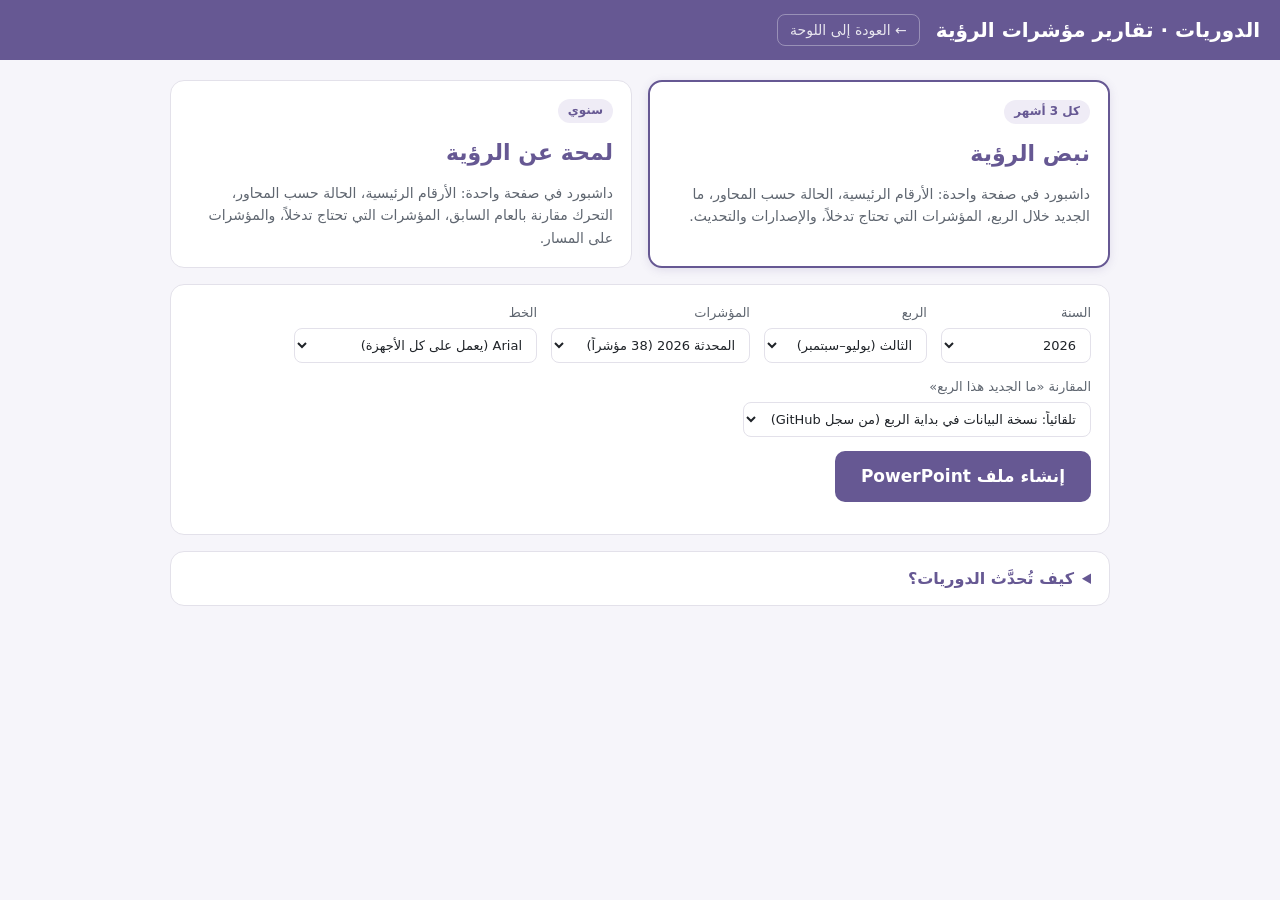
<file: reports.html>
<!doctype html>
<html lang="ar" dir="rtl">
<head>
<meta charset="utf-8">
<meta http-equiv="Content-Security-Policy" content="default-src 'self'; script-src 'self'; style-src 'self' 'unsafe-inline'; font-src 'self'; img-src 'self' data: blob:; connect-src 'self' https://api.github.com https://raw.githubusercontent.com; worker-src 'self'; manifest-src 'self'; object-src 'none'; base-uri 'self'; form-action 'self'">
<meta name="referrer" content="no-referrer">
<meta name="viewport" content="width=device-width,initial-scale=1">
<title>الدوريات — مؤشرات الرؤية</title>
<link rel="manifest" href="manifest.webmanifest">
<link rel="icon" href="icons/icon-192.png">
<style>
  :root{--ink:#1f2328;--muted:#5f6670;--line:#e3e1ea;--bg:#f6f5fa;--card:#fff;--pur:#665893;--pur-soft:#efecf6;--gold:#c3a13f;--good:#1b7139;--bad:#b23a32}
  *{box-sizing:border-box}
  body{margin:0;font-family:system-ui,-apple-system,"Segoe UI",Tahoma,Arial,sans-serif;background:var(--bg);color:var(--ink);line-height:1.6}
  header{background:var(--pur);color:#fff;padding:14px 20px;display:flex;align-items:center;gap:16px;flex-wrap:wrap}
  header h1{margin:0;font-size:20px}
  header a{color:#fff;opacity:.85;text-decoration:none;font-size:14px;border:1px solid rgba(255,255,255,.4);padding:4px 12px;border-radius:8px}
  main{max-width:980px;margin:0 auto;padding:20px;display:grid;gap:16px}
  .cards{display:grid;grid-template-columns:1fr 1fr;gap:16px}
  @media(max-width:760px){.cards{grid-template-columns:1fr}}
  .card{background:var(--card);border:1px solid var(--line);border-radius:14px;padding:18px;display:flex;flex-direction:column;gap:12px;cursor:pointer}
  .card[aria-checked="true"]{border:2px solid var(--pur);box-shadow:0 2px 10px rgba(102,88,147,.15)}
  .card h2{margin:0;font-size:22px;color:var(--pur)}
  .card p{margin:0;color:var(--muted);font-size:14px}
  .tag{display:inline-block;background:var(--pur-soft);color:var(--pur);border-radius:20px;padding:2px 10px;font-size:12px;font-weight:600;width:max-content}
  .panel{background:var(--card);border:1px solid var(--line);border-radius:14px;padding:18px;display:grid;gap:14px}
  .row{display:flex;gap:14px;flex-wrap:wrap;align-items:end}
  label.f{display:flex;flex-direction:column;gap:4px;font-size:13px;color:var(--muted);min-width:150px}
  select,input[type=file]{font:inherit;padding:8px 10px;border:1px solid var(--line);border-radius:8px;background:#fff;color:var(--ink)}
  .chk{display:flex;gap:8px;align-items:center;font-size:14px}
  button.go{font:inherit;font-size:17px;font-weight:700;background:var(--pur);color:#fff;border:0;border-radius:10px;padding:12px 26px;cursor:pointer}
  button.go:disabled{opacity:.5;cursor:wait}
  .log{font-size:14px;display:grid;gap:4px}
  .log .ok{color:var(--good)} .log .err{color:var(--bad)} .log .info{color:var(--muted)}
  details{background:var(--card);border:1px solid var(--line);border-radius:14px;padding:14px 18px}
  details summary{cursor:pointer;font-weight:700;color:var(--pur)}
  ol{margin:8px 0;padding-inline-start:22px} li{margin:4px 0}
  [hidden]{display:none!important}
</style>
</head>
<body>
<header>
  <h1>الدوريات · تقارير مؤشرات الرؤية</h1>
  <a href="./">← العودة إلى اللوحة</a>
</header>
<main>
  <div class="cards" role="radiogroup" aria-label="نوع الدورية">
    <div class="card" role="radio" tabindex="0" data-kind="quarterly" aria-checked="true">
      <span class="tag">كل 3 أشهر</span>
      <h2>نبض الرؤية</h2>
      <p>داشبورد في صفحة واحدة: الأرقام الرئيسية، الحالة حسب المحاور، ما الجديد خلال الربع، المؤشرات التي تحتاج تدخلاً، والإصدارات والتحديث.</p>
    </div>
    <div class="card" role="radio" tabindex="0" data-kind="annual" aria-checked="false">
      <span class="tag">سنوي</span>
      <h2>لمحة عن الرؤية</h2>
      <p>داشبورد في صفحة واحدة: الأرقام الرئيسية، الحالة حسب المحاور، التحرك مقارنة بالعام السابق، المؤشرات التي تحتاج تدخلاً، والمؤشرات على المسار.</p>
    </div>
  </div>

  <section class="panel">
    <div class="row">
      <label class="f">السنة<select id="year"></select></label>
      <label class="f" id="qWrap">الربع<select id="quarter"><option value="1">الأول (يناير–مارس)</option><option value="2">الثاني (أبريل–يونيو)</option><option value="3">الثالث (يوليو–سبتمبر)</option><option value="4">الرابع (أكتوبر–ديسمبر)</option></select></label>
      <label class="f">المؤشرات<select id="set"><option value="updated">المحدثة 2026 (38 مؤشراً)</option><option value="original">المرحلة السابقة (68 مؤشراً)</option></select></label>
      <label class="f">الخط<select id="font"><option value="Arial">Arial (يعمل على كل الأجهزة)</option><option value="GE SS Two Medium">GE SS Two Medium (قالب الوزارة)</option></select></label>
    </div>
    <div id="qOpts" class="row">
      <label class="f">المقارنة «ما الجديد هذا الربع»
        <select id="baseMode">
          <option value="auto">تلقائياً: نسخة البيانات في بداية الربع (من سجل GitHub)</option>
          <option value="file">من ملف dataset.json سابق لديّ</option>
          <option value="none">بدون مقارنة</option>
        </select></label>
      <input type="file" id="baseFile" accept=".json,application/json" hidden>
    </div>
    <div class="row"><button class="go" id="go">إنشاء ملف PowerPoint</button></div>
    <div class="log" id="log" aria-live="polite"></div>
  </section>

  <details>
    <summary>كيف تُحدَّث الدوريات؟</summary>
    <ol>
      <li>حدّث البيانات كالمعتاد: صفحة <b>إدارة البيانات</b> في اللوحة ← رفع ملف Excel ← تنزيل <code>dataset.json</code> ← رفعه إلى مجلد <code>data</code> في GitHub.</li>
      <li>افتح هذه الصفحة، اختر الدورية والفترة، واضغط «إنشاء ملف PowerPoint».</li>
      <li>الناتج شريحة PowerPoint واحدة قابلة للتعديل: النصوص والجداول والرسم البياني (اضغط على الرسم ← تحرير البيانات). القائمة الكاملة للمؤشرات وتصنيفاتها في ملاحظات الشريحة.</li>
    </ol>
    <p class="info" style="color:var(--muted);font-size:14px;margin:0">الأرقام والتصنيفات تُحسب بنفس محرك اللوحة، فلا يمكن أن تختلف الدورية عن اللوحة. لا حاجة لأي برنامج إضافي ولا لاتصال بالإنترنت إلا لميزة المقارنة التلقائية.</p>
  </details>
</main>

<script src="lib/pptxgen.bundle.js"></script>
<script src="reports/builder.js"></script>
<script src="js/engine.js"></script>
<script src="js/reports.js"></script>
</body>
</html>
</file>
<file: fonts/fonts.css>
/* خطوط مستضافة داخل المستودع (من حزم @fontsource، رخصة SIL OFL) — لا طلبات لجهات خارجية */
@font-face{font-family:'IBM Plex Sans Arabic';font-style:normal;font-display:swap;font-weight:400;src:url(ibm-plex-sans-arabic-arabic-400-normal.woff2) format('woff2');unicode-range:U+0600-06FF, U+0750-077F, U+0870-088E, U+0890-0891, U+0897-08E1, U+08E3-08FF, U+200C-200E, U+2010-2011, U+204F, U+2E41, U+FB50-FDFF, U+FE70-FE74, U+FE76-FEFC}
@font-face{font-family:'IBM Plex Sans Arabic';font-style:normal;font-display:swap;font-weight:400;src:url(ibm-plex-sans-arabic-latin-400-normal.woff2) format('woff2');unicode-range:U+0000-00FF, U+0131, U+0152-0153, U+02BB-02BC, U+02C6, U+02DA, U+02DC, U+0304, U+0308, U+0329, U+2000-206F, U+20AC, U+2122, U+2191, U+2193, U+2212, U+2215, U+FEFF, U+FFFD}
@font-face{font-family:'IBM Plex Sans Arabic';font-style:normal;font-display:swap;font-weight:500;src:url(ibm-plex-sans-arabic-arabic-500-normal.woff2) format('woff2');unicode-range:U+0600-06FF, U+0750-077F, U+0870-088E, U+0890-0891, U+0897-08E1, U+08E3-08FF, U+200C-200E, U+2010-2011, U+204F, U+2E41, U+FB50-FDFF, U+FE70-FE74, U+FE76-FEFC}
@font-face{font-family:'IBM Plex Sans Arabic';font-style:normal;font-display:swap;font-weight:500;src:url(ibm-plex-sans-arabic-latin-500-normal.woff2) format('woff2');unicode-range:U+0000-00FF, U+0131, U+0152-0153, U+02BB-02BC, U+02C6, U+02DA, U+02DC, U+0304, U+0308, U+0329, U+2000-206F, U+20AC, U+2122, U+2191, U+2193, U+2212, U+2215, U+FEFF, U+FFFD}
@font-face{font-family:'IBM Plex Sans Arabic';font-style:normal;font-display:swap;font-weight:600;src:url(ibm-plex-sans-arabic-arabic-600-normal.woff2) format('woff2');unicode-range:U+0600-06FF, U+0750-077F, U+0870-088E, U+0890-0891, U+0897-08E1, U+08E3-08FF, U+200C-200E, U+2010-2011, U+204F, U+2E41, U+FB50-FDFF, U+FE70-FE74, U+FE76-FEFC}
@font-face{font-family:'IBM Plex Sans Arabic';font-style:normal;font-display:swap;font-weight:600;src:url(ibm-plex-sans-arabic-latin-600-normal.woff2) format('woff2');unicode-range:U+0000-00FF, U+0131, U+0152-0153, U+02BB-02BC, U+02C6, U+02DA, U+02DC, U+0304, U+0308, U+0329, U+2000-206F, U+20AC, U+2122, U+2191, U+2193, U+2212, U+2215, U+FEFF, U+FFFD}
@font-face{font-family:'Readex Pro';font-style:normal;font-display:swap;font-weight:500;src:url(readex-pro-arabic-500-normal.woff2) format('woff2');unicode-range:U+0600-06FF, U+0750-077F, U+0870-088E, U+0890-0891, U+0897-08E1, U+08E3-08FF, U+200C-200E, U+2010-2011, U+204F, U+2E41, U+FB50-FDFF, U+FE70-FE74, U+FE76-FEFC}
@font-face{font-family:'Readex Pro';font-style:normal;font-display:swap;font-weight:500;src:url(readex-pro-latin-500-normal.woff2) format('woff2');unicode-range:U+0000-00FF, U+0131, U+0152-0153, U+02BB-02BC, U+02C6, U+02DA, U+02DC, U+0304, U+0308, U+0329, U+2000-206F, U+20AC, U+2122, U+2191, U+2193, U+2212, U+2215, U+FEFF, U+FFFD}
@font-face{font-family:'Readex Pro';font-style:normal;font-display:swap;font-weight:600;src:url(readex-pro-arabic-600-normal.woff2) format('woff2');unicode-range:U+0600-06FF, U+0750-077F, U+0870-088E, U+0890-0891, U+0897-08E1, U+08E3-08FF, U+200C-200E, U+2010-2011, U+204F, U+2E41, U+FB50-FDFF, U+FE70-FE74, U+FE76-FEFC}
@font-face{font-family:'Readex Pro';font-style:normal;font-display:swap;font-weight:600;src:url(readex-pro-latin-600-normal.woff2) format('woff2');unicode-range:U+0000-00FF, U+0131, U+0152-0153, U+02BB-02BC, U+02C6, U+02DA, U+02DC, U+0304, U+0308, U+0329, U+2000-206F, U+20AC, U+2122, U+2191, U+2193, U+2212, U+2215, U+FEFF, U+FFFD}
@font-face{font-family:'Readex Pro';font-style:normal;font-display:swap;font-weight:700;src:url(readex-pro-arabic-700-normal.woff2) format('woff2');unicode-range:U+0600-06FF, U+0750-077F, U+0870-088E, U+0890-0891, U+0897-08E1, U+08E3-08FF, U+200C-200E, U+2010-2011, U+204F, U+2E41, U+FB50-FDFF, U+FE70-FE74, U+FE76-FEFC}
@font-face{font-family:'Readex Pro';font-style:normal;font-display:swap;font-weight:700;src:url(readex-pro-latin-700-normal.woff2) format('woff2');unicode-range:U+0000-00FF, U+0131, U+0152-0153, U+02BB-02BC, U+02C6, U+02DA, U+02DC, U+0304, U+0308, U+0329, U+2000-206F, U+20AC, U+2122, U+2191, U+2193, U+2212, U+2215, U+FEFF, U+FFFD}
</file>
